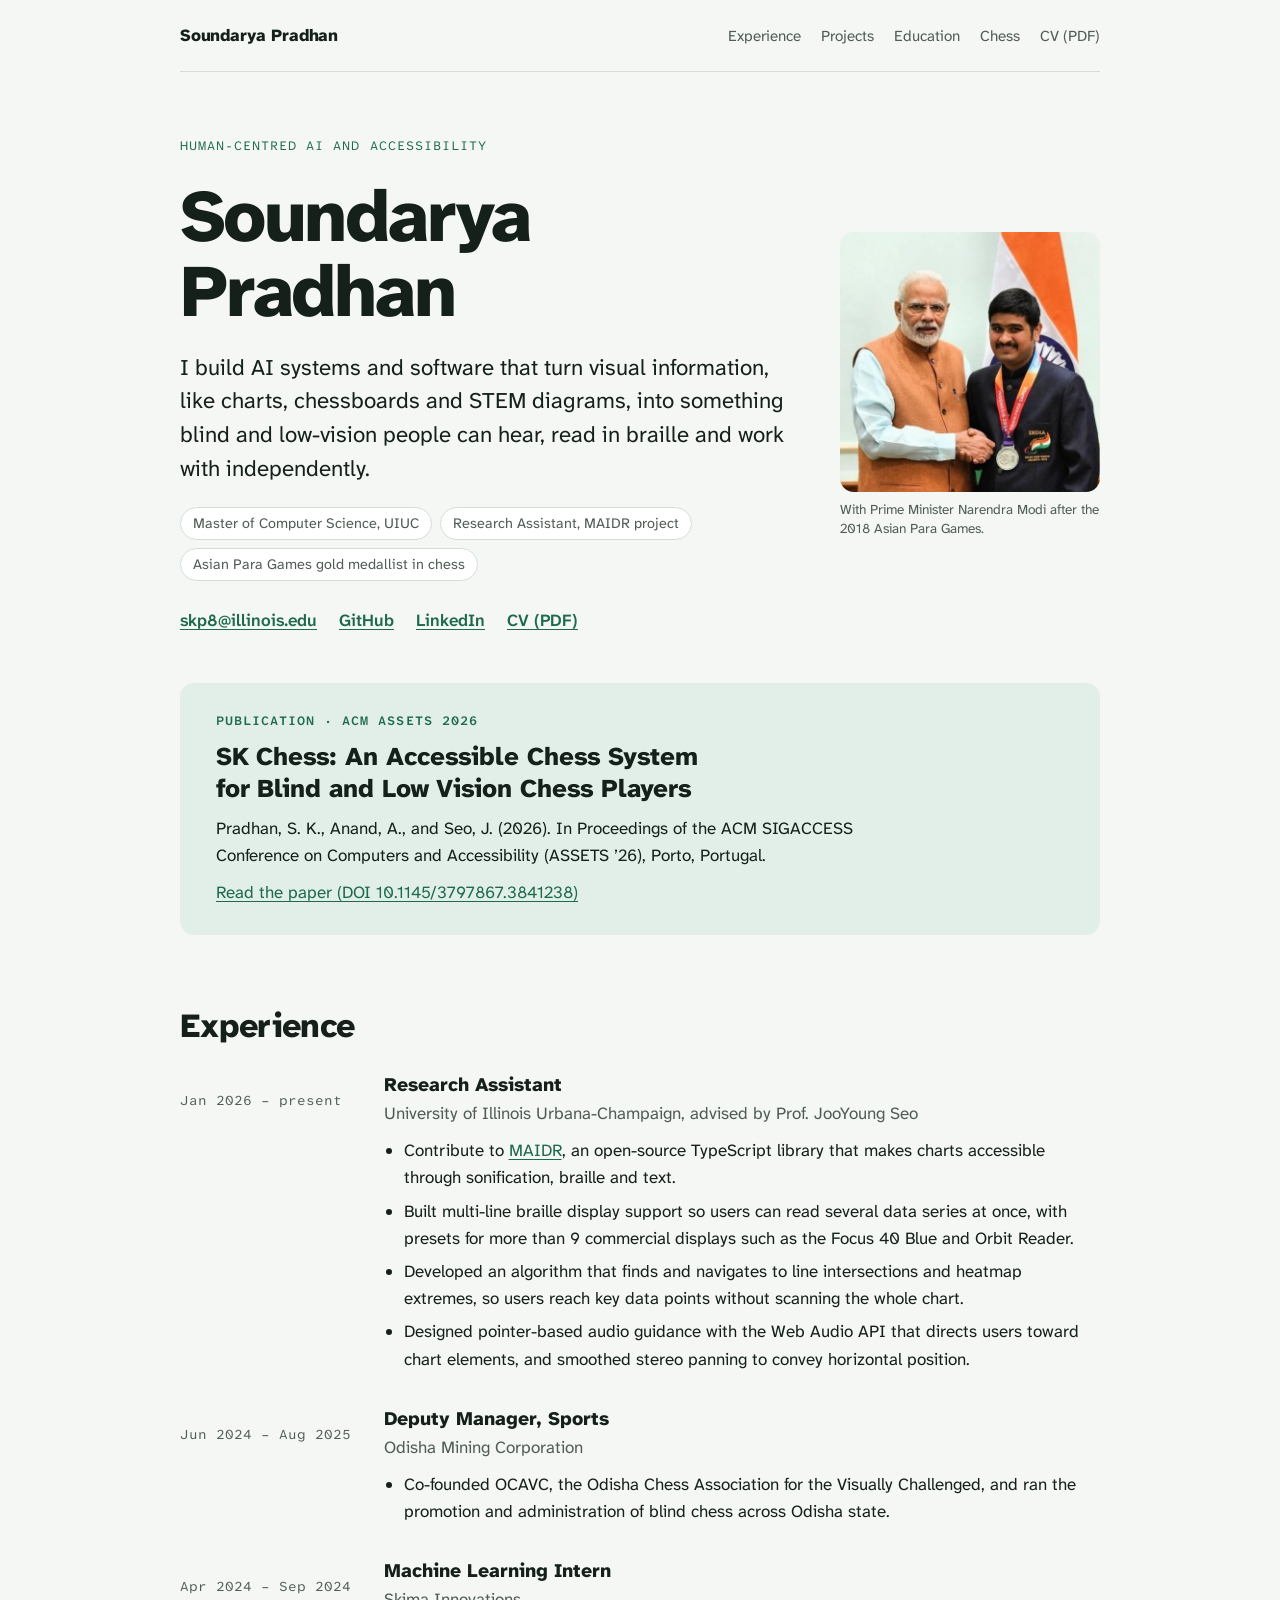
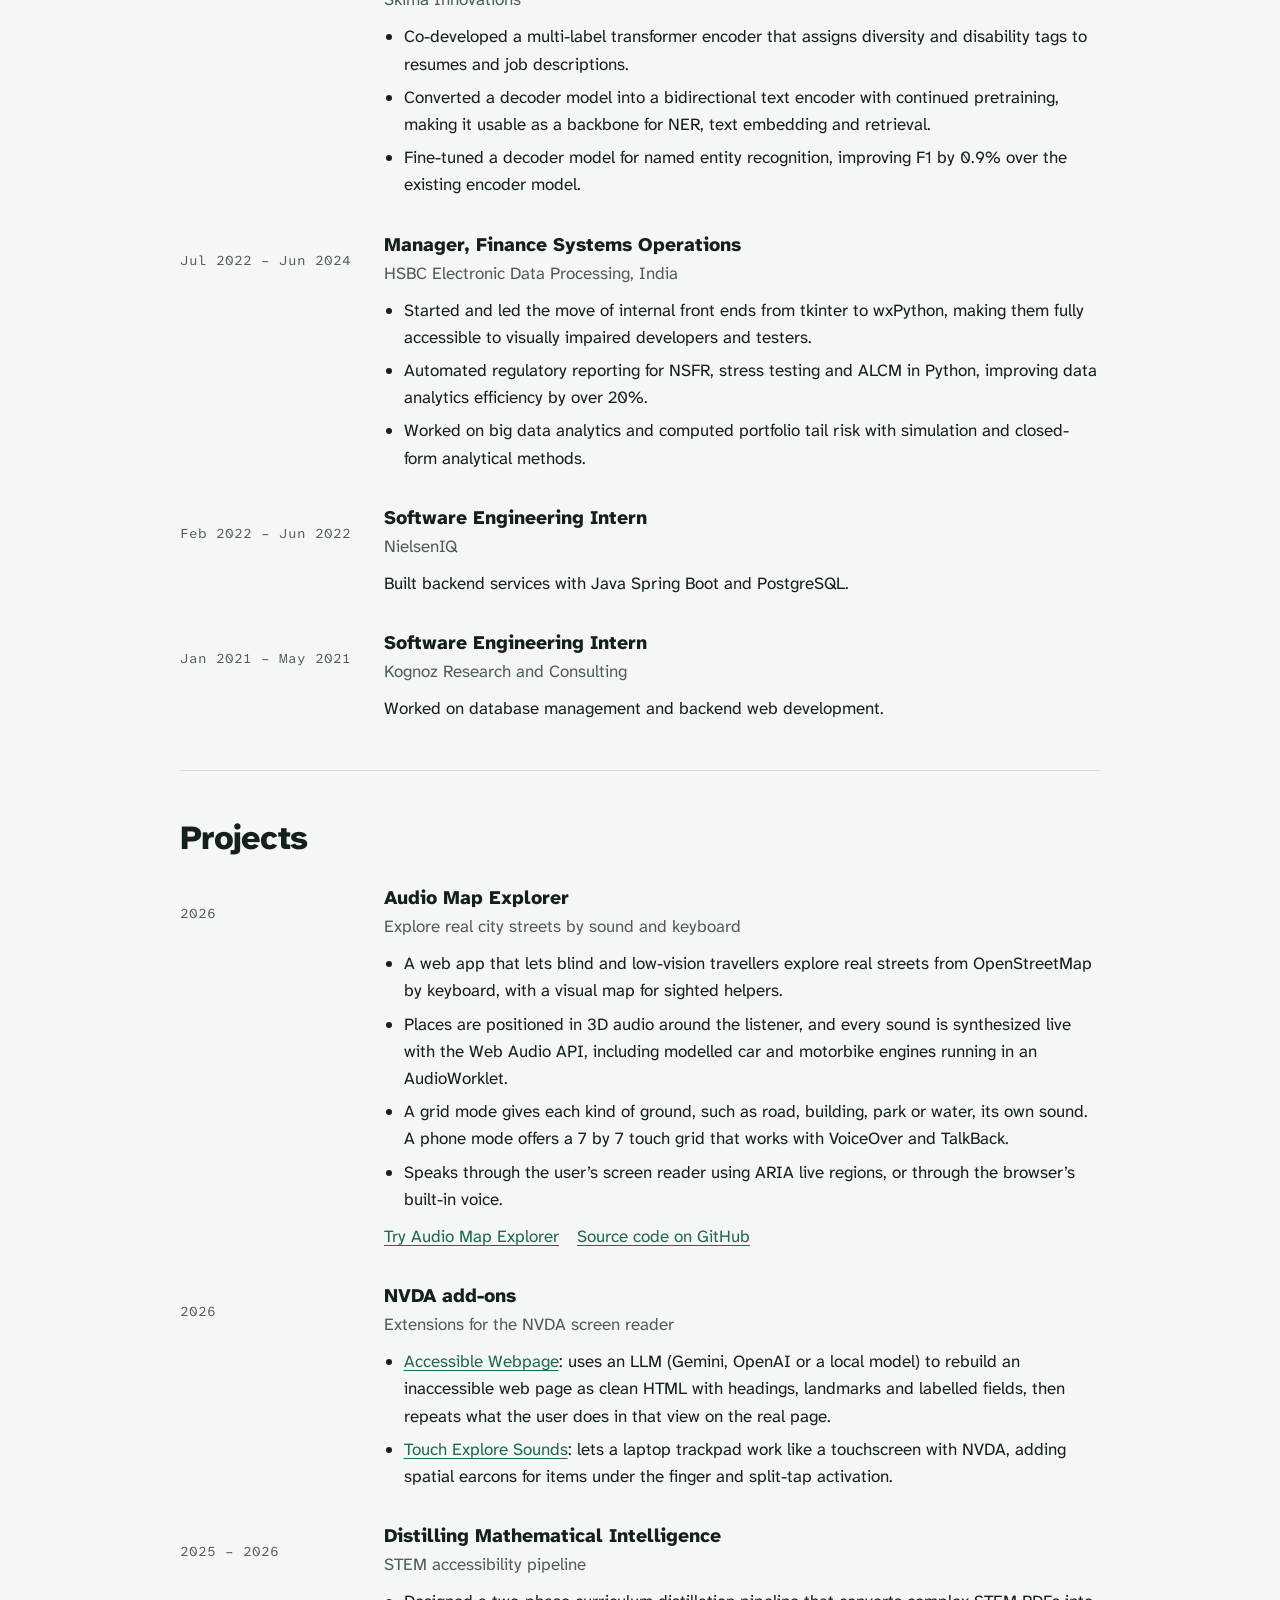
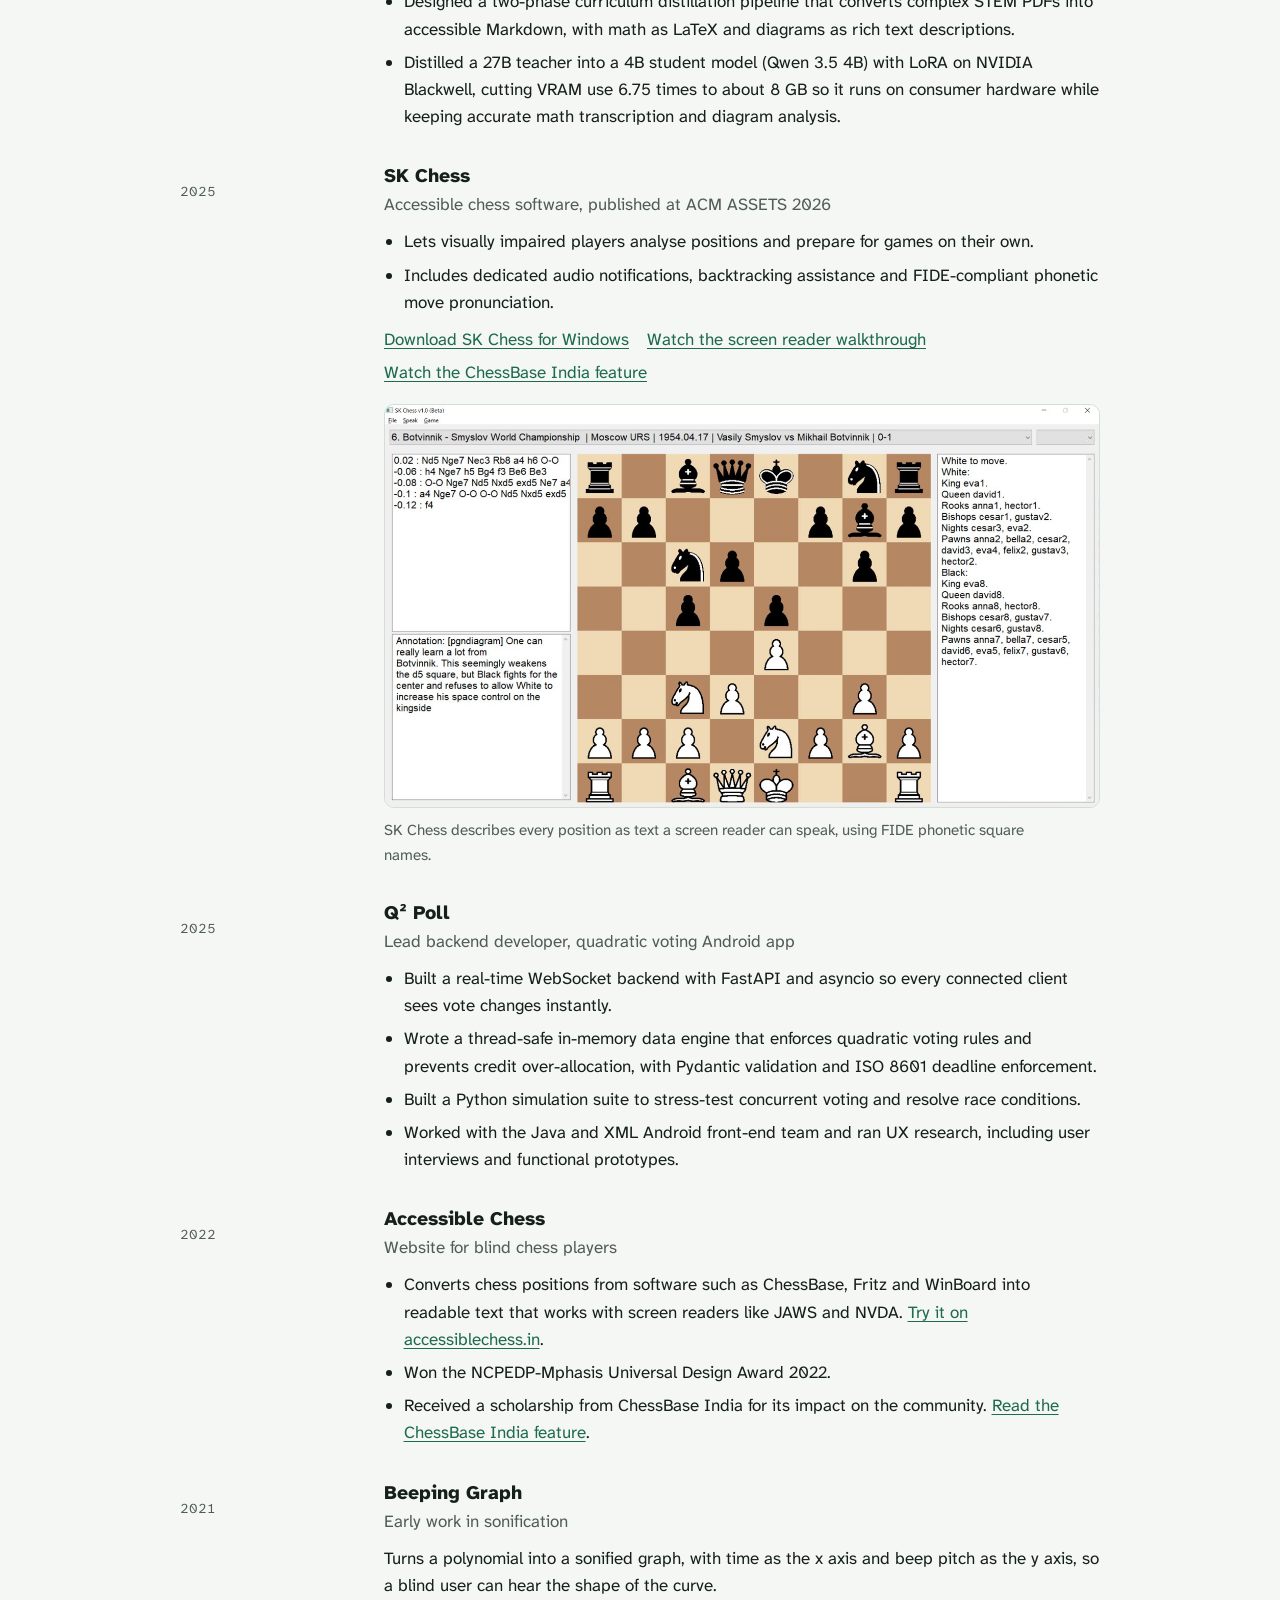
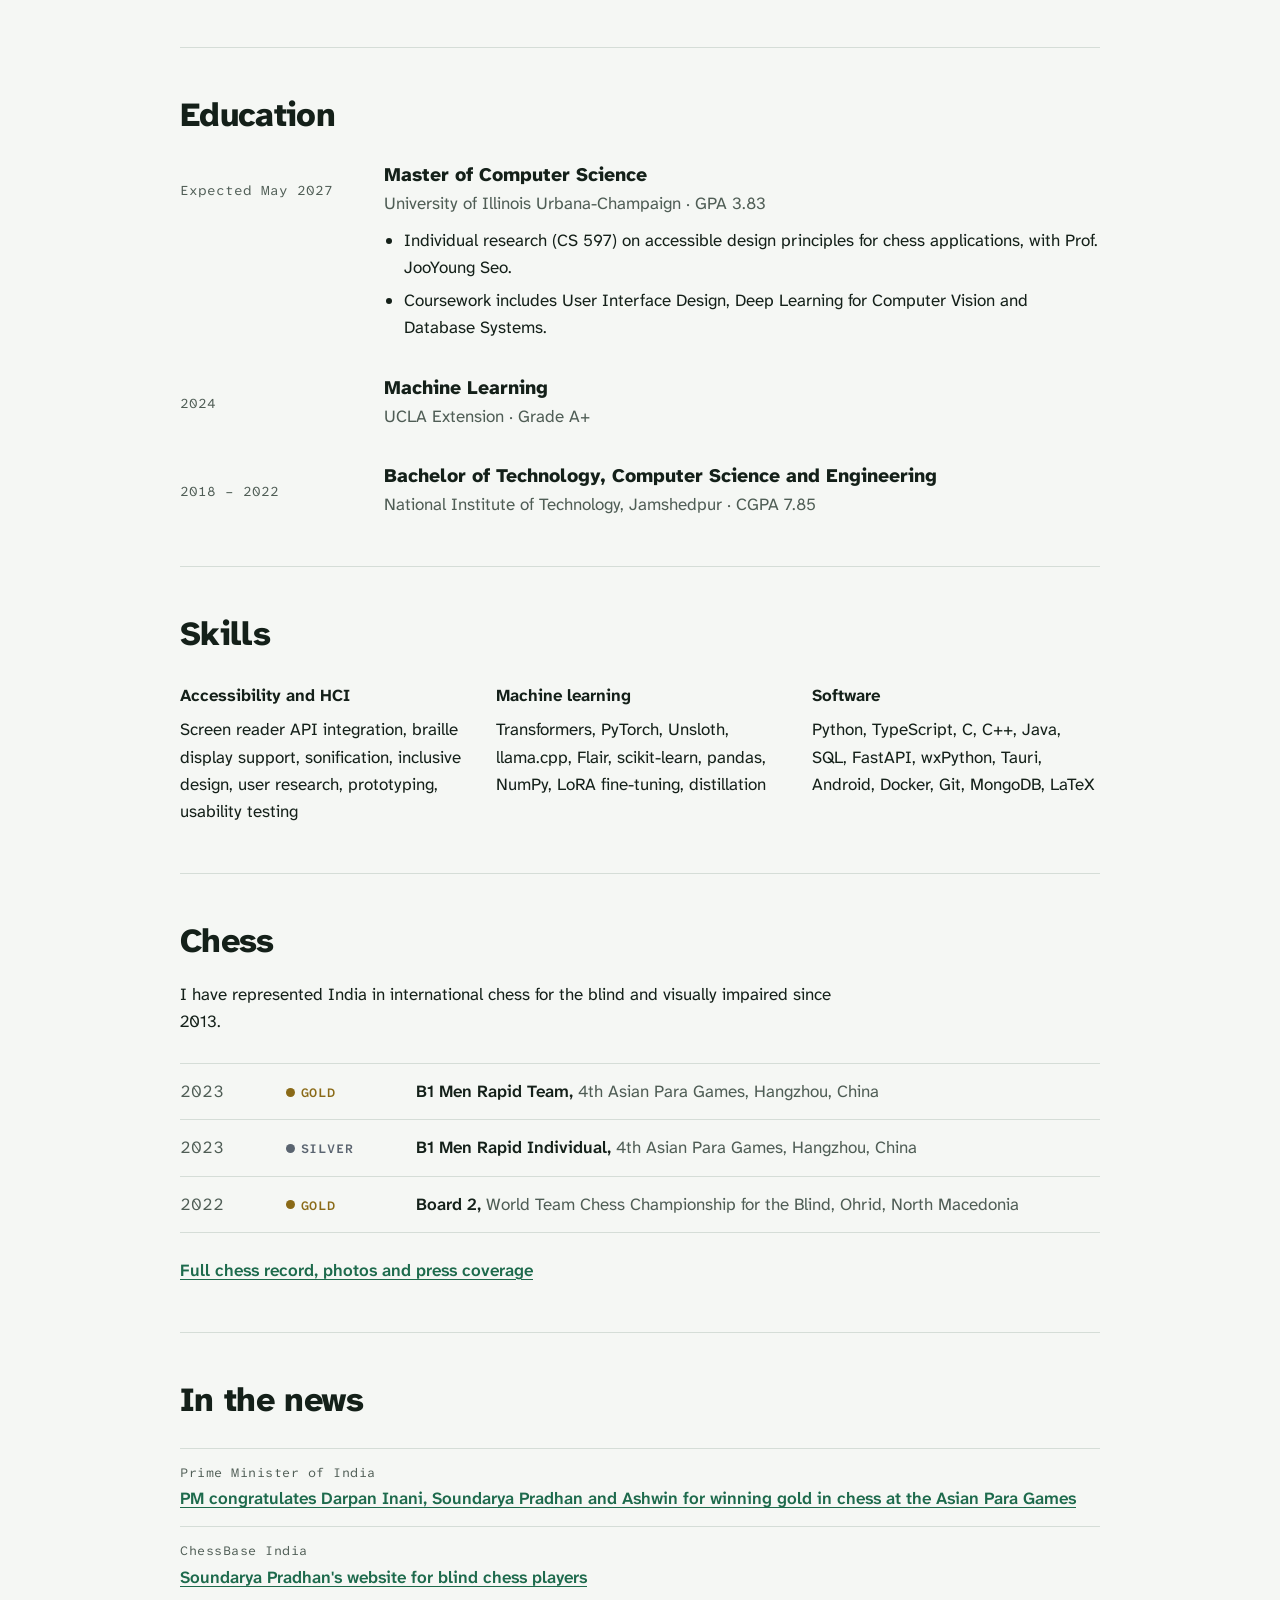
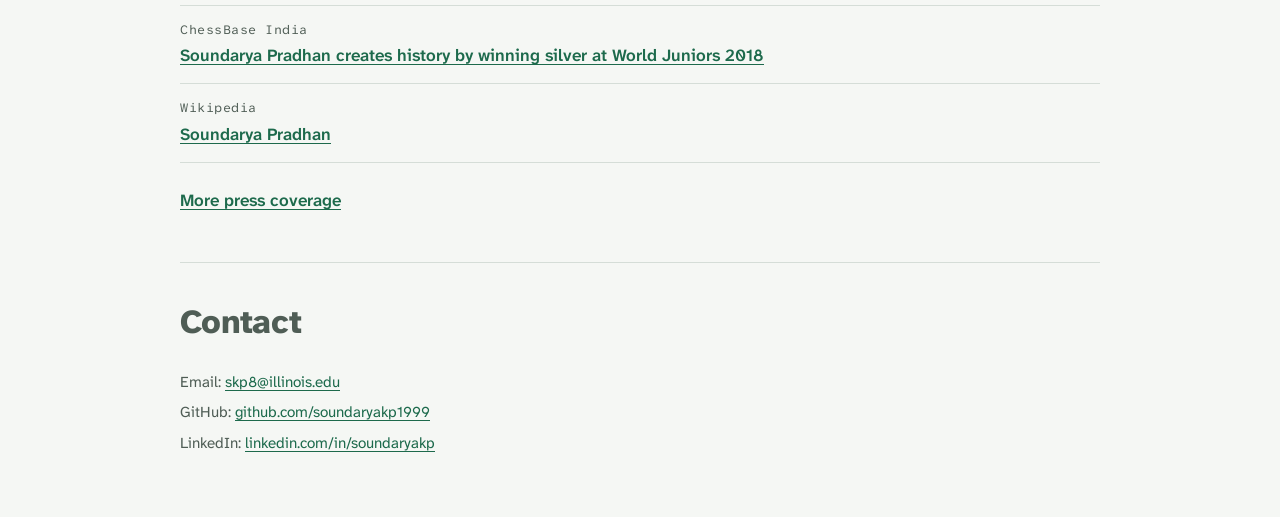
<file: index.html>
<!doctype html>
<html lang="en">
<head>
<meta charset="utf-8">
<meta name="viewport" content="width=device-width, initial-scale=1, viewport-fit=cover">
<meta name="description" content="Soundarya Pradhan: UIUC computer science master's student building accessible AI and software for blind and low-vision people, and international para chess medallist.">
<title>Soundarya Pradhan</title>
<link rel="preconnect" href="https://fonts.googleapis.com">
<link rel="preconnect" href="https://fonts.gstatic.com" crossorigin>
<link rel="stylesheet" href="https://fonts.googleapis.com/css2?family=Atkinson+Hyperlegible+Mono:wght@400;600&family=Atkinson+Hyperlegible+Next:ital,wght@0,400;0,600;0,800;1,400&display=swap">
<link rel="stylesheet" href="styles.css">
</head>
<body>
<a class="skip" href="#main">Skip to main content</a>

<div class="wrap">
  <header class="site-header">
    <a class="wordmark" href="index.html">Soundarya Pradhan</a>
    <nav aria-label="Site">
      <ul>
        <li><a href="#experience">Experience</a></li>
        <li><a href="#projects">Projects</a></li>
        <li><a href="#education">Education</a></li>
        <li><a href="chess.html">Chess</a></li>
        <li><a href="Soundarya-Pradhan-CV.pdf">CV (PDF)</a></li>
      </ul>
    </nav>
  </header>

  <main id="main">
    <div class="hero hero-split">
     <div class="hero-text">
      <p class="eyebrow">Human-centred AI and accessibility</p>
      <h1>Soundarya Pradhan</h1>
      <p class="lede">I build AI systems and software that turn visual information, like charts, chessboards and STEM diagrams, into something blind and low-vision people can hear, read in braille and work with independently.</p>
      <ul class="roles" aria-label="Current roles">
        <li>Master of Computer Science, UIUC</li>
        <li>Research Assistant, MAIDR project</li>
        <li>Asian Para Games gold medallist in chess</li>
      </ul>
      <ul class="contact-links" aria-label="Contact and profiles">
        <li><a href="mailto:skp8@illinois.edu">skp8@illinois.edu</a></li>
        <li><a href="https://github.com/soundaryakp1999">GitHub</a></li>
        <li><a href="https://www.linkedin.com/in/soundaryakp">LinkedIn</a></li>
        <li><a href="Soundarya-Pradhan-CV.pdf">CV (PDF)</a></li>
      </ul>
     </div>
      <figure class="portrait">
        <img src="images/soundarya-with-pm-2018.jpg" width="540" height="540"
             alt="Soundarya Pradhan in an India team blazer, wearing the 2018 Asian Para Games silver medal, shakes hands with Prime Minister Narendra Modi in front of the Indian flag.">
        <figcaption>With Prime Minister Narendra Modi after the 2018 Asian Para Games.</figcaption>
      </figure>
    </div>

    <aside class="feature" aria-labelledby="pub-heading">
      <h2 id="pub-heading">Publication · ACM ASSETS 2026</h2>
      <p class="cite-title">SK Chess: An Accessible Chess System for Blind and Low Vision Chess Players</p>
      <p>Pradhan, S. K., Anand, A., and Seo, J. (2026). In Proceedings of the ACM SIGACCESS Conference on Computers and Accessibility (ASSETS ’26), Porto, Portugal.</p>
      <p><a href="https://doi.org/10.1145/3797867.3841238">Read the paper (DOI 10.1145/3797867.3841238)</a></p>
    </aside>

    <section class="block" id="experience" aria-labelledby="experience-heading">
      <h2 class="section-title" id="experience-heading">Experience</h2>
      <div class="entries">
        <article class="entry">
          <p class="when">Jan 2026 – present</p>
          <div>
            <h3>Research Assistant</h3>
            <p class="org">University of Illinois Urbana-Champaign, advised by Prof. JooYoung Seo</p>
            <ul>
              <li>Contribute to <a href="https://ischool.illinois.edu/research/projects/maidr-multimodal-access-and-interactive-data-representation">MAIDR</a>, an open-source TypeScript library that makes charts accessible through sonification, braille and text.</li>
              <li>Built multi-line braille display support so users can read several data series at once, with presets for more than 9 commercial displays such as the Focus 40 Blue and Orbit Reader.</li>
              <li>Developed an algorithm that finds and navigates to line intersections and heatmap extremes, so users reach key data points without scanning the whole chart.</li>
              <li>Designed pointer-based audio guidance with the Web Audio API that directs users toward chart elements, and smoothed stereo panning to convey horizontal position.</li>
            </ul>
          </div>
        </article>

        <article class="entry">
          <p class="when">Jun 2024 – Aug 2025</p>
          <div>
            <h3>Deputy Manager, Sports</h3>
            <p class="org">Odisha Mining Corporation</p>
            <ul>
              <li>Co-founded OCAVC, the Odisha Chess Association for the Visually Challenged, and ran the promotion and administration of blind chess across Odisha state.</li>
            </ul>
          </div>
        </article>

        <article class="entry">
          <p class="when">Apr 2024 – Sep 2024</p>
          <div>
            <h3>Machine Learning Intern</h3>
            <p class="org">Skima Innovations</p>
            <ul>
              <li>Co-developed a multi-label transformer encoder that assigns diversity and disability tags to resumes and job descriptions.</li>
              <li>Converted a decoder model into a bidirectional text encoder with continued pretraining, making it usable as a backbone for NER, text embedding and retrieval.</li>
              <li>Fine-tuned a decoder model for named entity recognition, improving F1 by 0.9% over the existing encoder model.</li>
            </ul>
          </div>
        </article>

        <article class="entry">
          <p class="when">Jul 2022 – Jun 2024</p>
          <div>
            <h3>Manager, Finance Systems Operations</h3>
            <p class="org">HSBC Electronic Data Processing, India</p>
            <ul>
              <li>Started and led the move of internal front ends from tkinter to wxPython, making them fully accessible to visually impaired developers and testers.</li>
              <li>Automated regulatory reporting for NSFR, stress testing and ALCM in Python, improving data analytics efficiency by over 20%.</li>
              <li>Worked on big data analytics and computed portfolio tail risk with simulation and closed-form analytical methods.</li>
            </ul>
          </div>
        </article>

        <article class="entry">
          <p class="when">Feb 2022 – Jun 2022</p>
          <div>
            <h3>Software Engineering Intern</h3>
            <p class="org">NielsenIQ</p>
            <p class="desc">Built backend services with Java Spring Boot and PostgreSQL.</p>
          </div>
        </article>

        <article class="entry">
          <p class="when">Jan 2021 – May 2021</p>
          <div>
            <h3>Software Engineering Intern</h3>
            <p class="org">Kognoz Research and Consulting</p>
            <p class="desc">Worked on database management and backend web development.</p>
          </div>
        </article>
      </div>
    </section>

    <section class="block" id="projects" aria-labelledby="projects-heading">
      <h2 class="section-title" id="projects-heading">Projects</h2>
      <div class="entries">
        <article class="entry">
          <p class="when">2026</p>
          <div>
            <h3>Audio Map Explorer</h3>
            <p class="org">Explore real city streets by sound and keyboard</p>
            <ul>
              <li>A web app that lets blind and low-vision travellers explore real streets from OpenStreetMap by keyboard, with a visual map for sighted helpers.</li>
              <li>Places are positioned in 3D audio around the listener, and every sound is synthesized live with the Web Audio API, including modelled car and motorbike engines running in an AudioWorklet.</li>
              <li>A grid mode gives each kind of ground, such as road, building, park or water, its own sound. A phone mode offers a 7 by 7 touch grid that works with VoiceOver and TalkBack.</li>
              <li>Speaks through the user’s screen reader using ARIA live regions, or through the browser’s built-in voice.</li>
            </ul>
            <p class="meta-links">
              <a href="https://soundaryakp1999.github.io/audio-map/">Try Audio Map Explorer</a>
              <a href="https://github.com/soundaryakp1999/audio-map">Source code on GitHub</a>
            </p>
          </div>
        </article>

        <article class="entry">
          <p class="when">2026</p>
          <div>
            <h3>NVDA add-ons</h3>
            <p class="org">Extensions for the NVDA screen reader</p>
            <ul>
              <li><a href="https://github.com/soundaryakp1999/nvda-accessible-webpage">Accessible Webpage</a>: uses an LLM (Gemini, OpenAI or a local model) to rebuild an inaccessible web page as clean HTML with headings, landmarks and labelled fields, then repeats what the user does in that view on the real page.</li>
              <li><a href="https://github.com/soundaryakp1999/nvda-trackpad-to-touchscreen">Touch Explore Sounds</a>: lets a laptop trackpad work like a touchscreen with NVDA, adding spatial earcons for items under the finger and split-tap activation.</li>
            </ul>
          </div>
        </article>

        <article class="entry">
          <p class="when">2025 – 2026</p>
          <div>
            <h3>Distilling Mathematical Intelligence</h3>
            <p class="org">STEM accessibility pipeline</p>
            <ul>
              <li>Designed a two-phase curriculum distillation pipeline that converts complex STEM PDFs into accessible Markdown, with math as LaTeX and diagrams as rich text descriptions.</li>
              <li>Distilled a 27B teacher into a 4B student model (Qwen 3.5 4B) with LoRA on NVIDIA Blackwell, cutting VRAM use 6.75 times to about 8 GB so it runs on consumer hardware while keeping accurate math transcription and diagram analysis.</li>
            </ul>
          </div>
        </article>

        <article class="entry">
          <p class="when">2025</p>
          <div>
            <h3>SK Chess</h3>
            <p class="org">Accessible chess software, published at ACM ASSETS 2026</p>
            <ul>
              <li>Lets visually impaired players analyse positions and prepare for games on their own.</li>
              <li>Includes dedicated audio notifications, backtracking assistance and FIDE-compliant phonetic move pronunciation.</li>
            </ul>
            <p class="meta-links">
              <a href="https://accessiblechess.in/skchess">Download SK Chess for Windows</a>
              <a href="https://www.youtube.com/watch?v=pfuZWYFI4V0">Watch the screen reader walkthrough</a>
              <a href="https://www.youtube.com/watch?v=SPPnLseRObo">Watch the ChessBase India feature</a>
            </p>
            <figure class="photo shot">
              <img src="images/sk-chess-screenshot.jpg" width="1400" height="788" loading="lazy"
                   alt="SK Chess window showing a chessboard from Botvinnik against Smyslov, 1954. Engine lines are on the left, and the right panel reads the position aloud as text, such as King eva1 and Queen david1.">
              <figcaption>SK Chess describes every position as text a screen reader can speak, using FIDE phonetic square names.</figcaption>
            </figure>
          </div>
        </article>

        <article class="entry">
          <p class="when">2025</p>
          <div>
            <h3>Q² Poll</h3>
            <p class="org">Lead backend developer, quadratic voting Android app</p>
            <ul>
              <li>Built a real-time WebSocket backend with FastAPI and asyncio so every connected client sees vote changes instantly.</li>
              <li>Wrote a thread-safe in-memory data engine that enforces quadratic voting rules and prevents credit over-allocation, with Pydantic validation and ISO 8601 deadline enforcement.</li>
              <li>Built a Python simulation suite to stress-test concurrent voting and resolve race conditions.</li>
              <li>Worked with the Java and XML Android front-end team and ran UX research, including user interviews and functional prototypes.</li>
            </ul>
          </div>
        </article>

        <article class="entry">
          <p class="when">2022</p>
          <div>
            <h3>Accessible Chess</h3>
            <p class="org">Website for blind chess players</p>
            <ul>
              <li>Converts chess positions from software such as ChessBase, Fritz and WinBoard into readable text that works with screen readers like JAWS and NVDA. <a href="https://accessiblechess.in/fenreader">Try it on accessiblechess.in</a>.</li>
              <li>Won the NCPEDP-Mphasis Universal Design Award 2022.</li>
              <li>Received a scholarship from ChessBase India for its impact on the community. <a href="https://chessbase.in/news/Soundarya-Pradhan-website-for-blind-chess-players">Read the ChessBase India feature</a>.</li>
            </ul>
          </div>
        </article>

        <article class="entry">
          <p class="when">2021</p>
          <div>
            <h3>Beeping Graph</h3>
            <p class="org">Early work in sonification</p>
            <p class="desc">Turns a polynomial into a sonified graph, with time as the x axis and beep pitch as the y axis, so a blind user can hear the shape of the curve.</p>
          </div>
        </article>
      </div>
    </section>

    <section class="block" id="education" aria-labelledby="education-heading">
      <h2 class="section-title" id="education-heading">Education</h2>
      <div class="entries">
        <article class="entry">
          <p class="when">Expected May 2027</p>
          <div>
            <h3>Master of Computer Science</h3>
            <p class="org">University of Illinois Urbana-Champaign · GPA 3.83</p>
            <ul>
              <li>Individual research (CS 597) on accessible design principles for chess applications, with Prof. JooYoung Seo.</li>
              <li>Coursework includes User Interface Design, Deep Learning for Computer Vision and Database Systems.</li>
            </ul>
          </div>
        </article>
        <article class="entry">
          <p class="when">2024</p>
          <div>
            <h3>Machine Learning</h3>
            <p class="org">UCLA Extension · Grade A+</p>
          </div>
        </article>
        <article class="entry">
          <p class="when">2018 – 2022</p>
          <div>
            <h3>Bachelor of Technology, Computer Science and Engineering</h3>
            <p class="org">National Institute of Technology, Jamshedpur · CGPA 7.85</p>
          </div>
        </article>
      </div>
    </section>

    <section class="block" id="skills" aria-labelledby="skills-heading">
      <h2 class="section-title" id="skills-heading">Skills</h2>
      <div class="skills">
        <div>
          <h3>Accessibility and HCI</h3>
          <p>Screen reader API integration, braille display support, sonification, inclusive design, user research, prototyping, usability testing</p>
        </div>
        <div>
          <h3>Machine learning</h3>
          <p>Transformers, PyTorch, Unsloth, llama.cpp, Flair, scikit-learn, pandas, NumPy, LoRA fine-tuning, distillation</p>
        </div>
        <div>
          <h3>Software</h3>
          <p>Python, TypeScript, C, C++, Java, SQL, FastAPI, wxPython, Tauri, Android, Docker, Git, MongoDB, LaTeX</p>
        </div>
      </div>
    </section>

    <section class="block" id="chess" aria-labelledby="chess-heading">
      <h2 class="section-title" id="chess-heading">Chess</h2>
      <p class="chess-intro">I have represented India in international chess for the blind and visually impaired since 2013.</p>
      <ul class="medals" aria-label="Chess highlights">
        <li><span class="yr" aria-hidden="true">2023</span> <span class="medal gold" aria-hidden="true">Gold</span> <span class="what"><span class="sr">2023, Gold: </span><strong>B1 Men Rapid Team,</strong> <span>4th Asian Para Games, Hangzhou, China</span></span></li>
        <li><span class="yr" aria-hidden="true">2023</span> <span class="medal silver" aria-hidden="true">Silver</span> <span class="what"><span class="sr">2023, Silver: </span><strong>B1 Men Rapid Individual,</strong> <span>4th Asian Para Games, Hangzhou, China</span></span></li>
        <li><span class="yr" aria-hidden="true">2022</span> <span class="medal gold" aria-hidden="true">Gold</span> <span class="what"><span class="sr">2022, Gold: </span><strong>Board 2,</strong> <span>World Team Chess Championship for the Blind, Ohrid, North Macedonia</span></span></li>
      </ul>
      <a class="more-link" href="chess.html">Full chess record, photos and press coverage</a>
    </section>

    <section class="block" id="press" aria-labelledby="press-heading">
      <h2 class="section-title" id="press-heading">In the news</h2>
      <ul class="press">
        <li><span class="src" aria-hidden="true">Prime Minister of India</span> <span class="headline"><span class="sr">Prime Minister of India: </span><a href="https://www.pmindia.gov.in/en/news_updates/pm-congratulates-darpan-inani-soundrya-pradhan-ashwin-for-winning-gold-in-chess-at-asian-para-games/">PM congratulates Darpan Inani, Soundarya Pradhan and Ashwin for winning gold in chess at the Asian Para Games</a></span></li>
        <li><span class="src" aria-hidden="true">ChessBase India</span> <span class="headline"><span class="sr">ChessBase India: </span><a href="https://chessbase.in/news/Soundarya-Pradhan-website-for-blind-chess-players">Soundarya Pradhan's website for blind chess players</a></span></li>
        <li><span class="src" aria-hidden="true">ChessBase India</span> <span class="headline"><span class="sr">ChessBase India: </span><a href="https://chessbase.in/news/Soundarya_Silver_at_World_Juniors_2018">Soundarya Pradhan creates history by winning silver at World Juniors 2018</a></span></li>
        <li><span class="src" aria-hidden="true">Wikipedia</span> <span class="headline"><span class="sr">Wikipedia: </span><a href="https://en.wikipedia.org/wiki/Soundarya_Pradhan">Soundarya Pradhan</a></span></li>
      </ul>
      <a class="more-link" href="chess.html#press">More press coverage</a>
    </section>
  </main>

  <footer id="contact" aria-labelledby="contact-heading">
    <h2 class="section-title" id="contact-heading">Contact</h2>
    <p>Email: <a href="mailto:skp8@illinois.edu">skp8@illinois.edu</a></p>
    <p>GitHub: <a href="https://github.com/soundaryakp1999">github.com/soundaryakp1999</a></p>
    <p>LinkedIn: <a href="https://www.linkedin.com/in/soundaryakp">linkedin.com/in/soundaryakp</a></p>
  </footer>
</div>
</body>
</html>
</file>
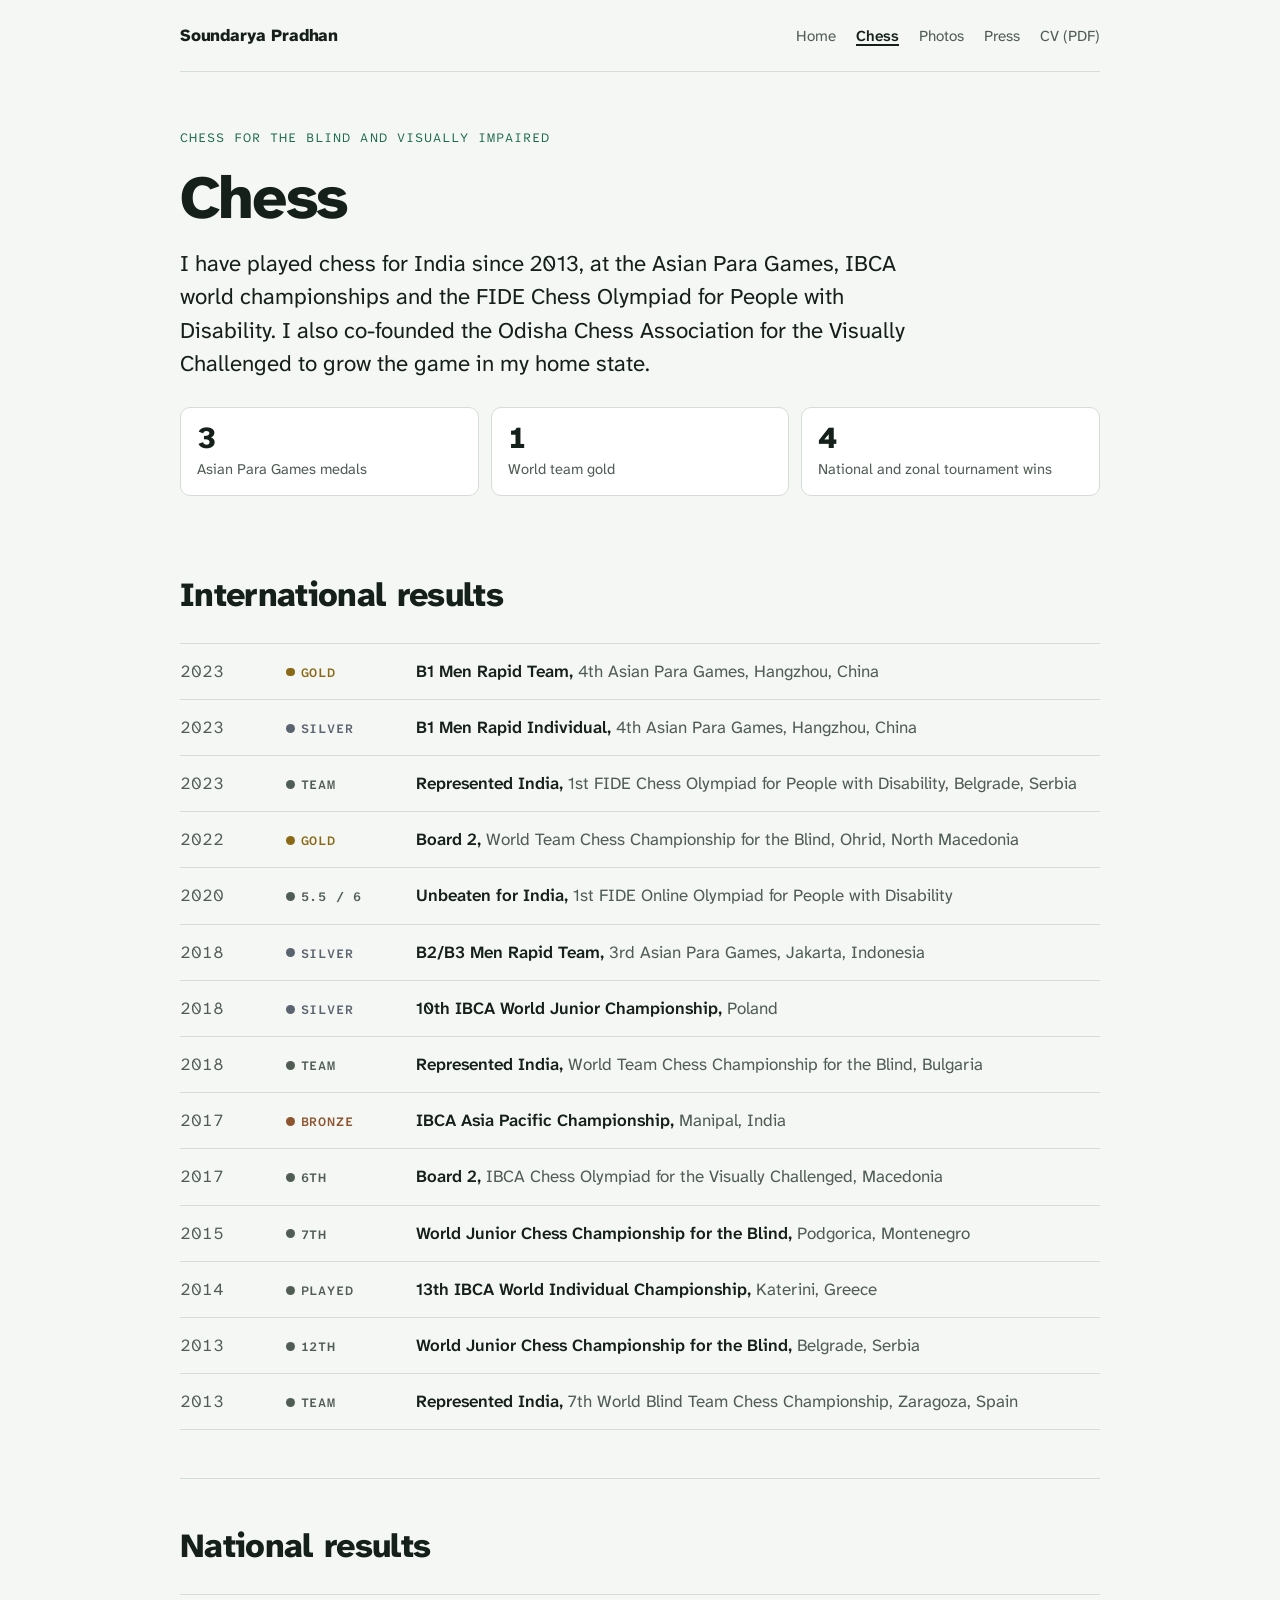
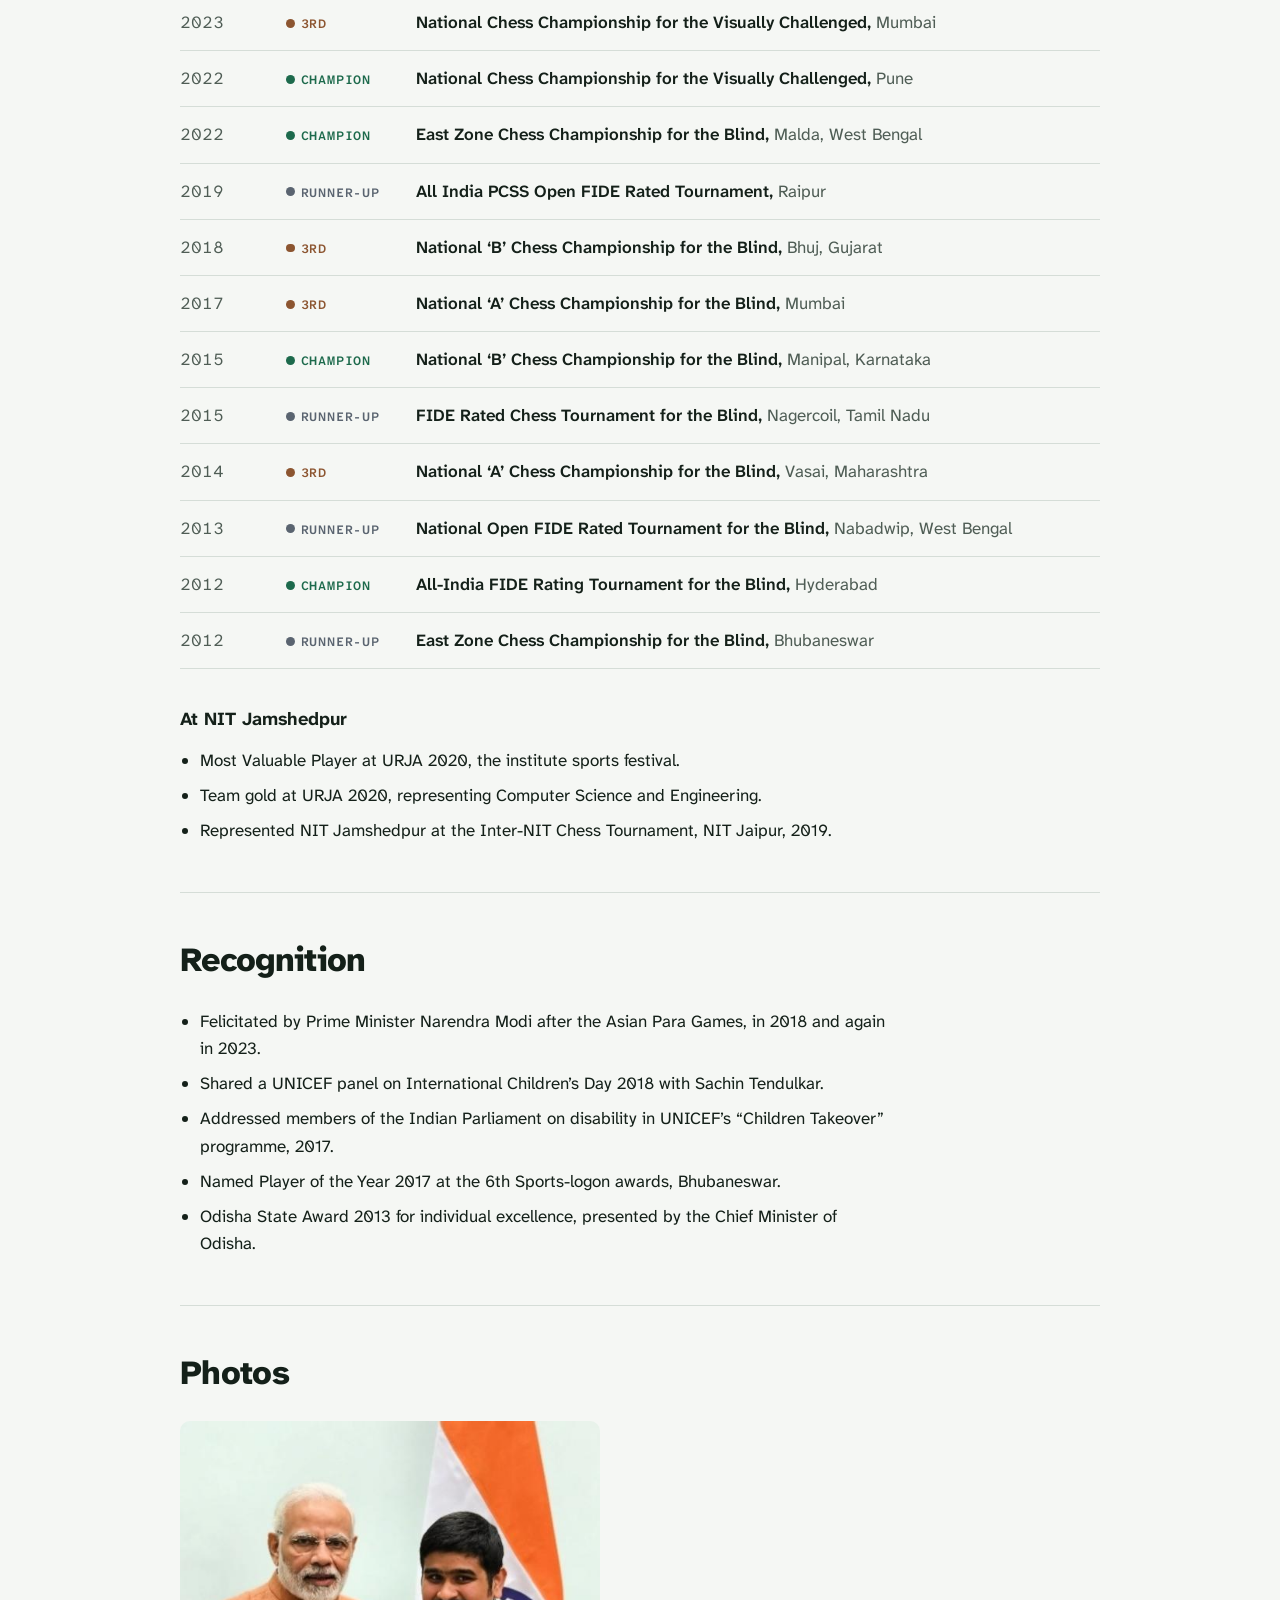
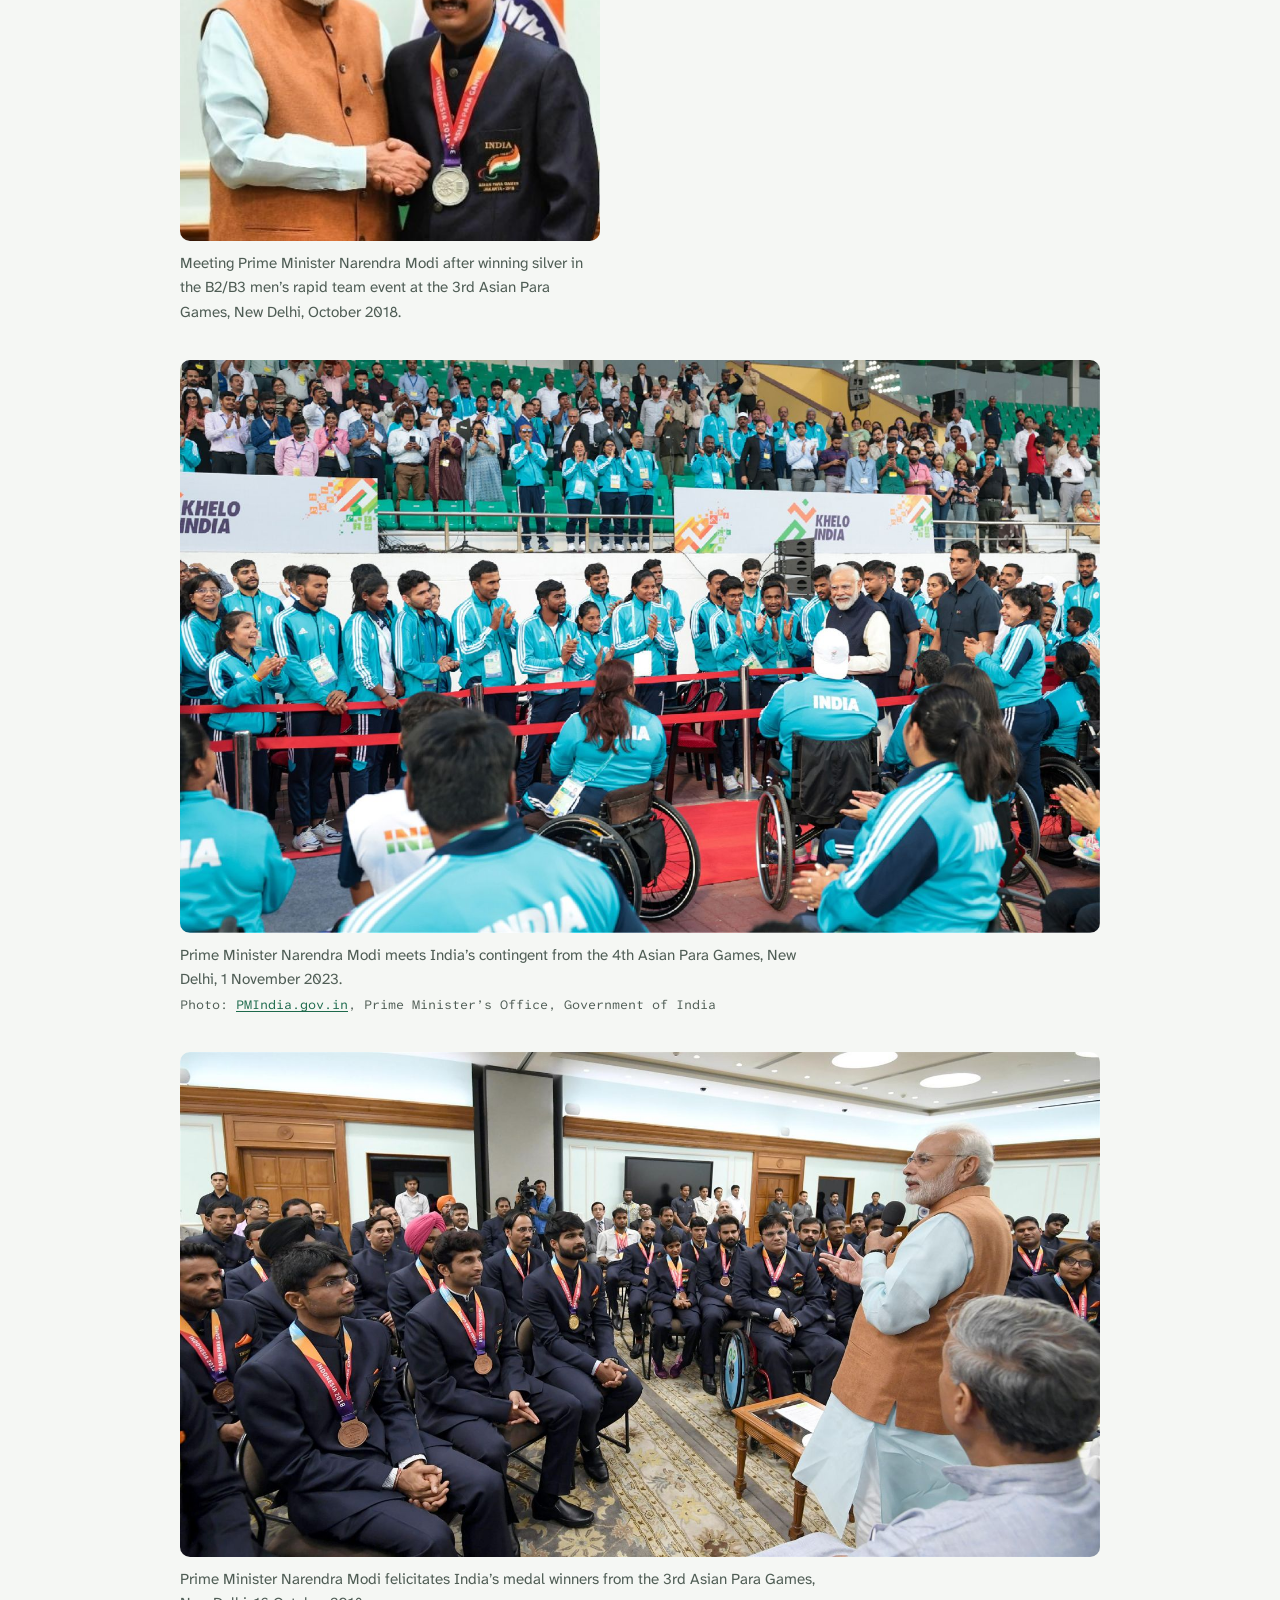
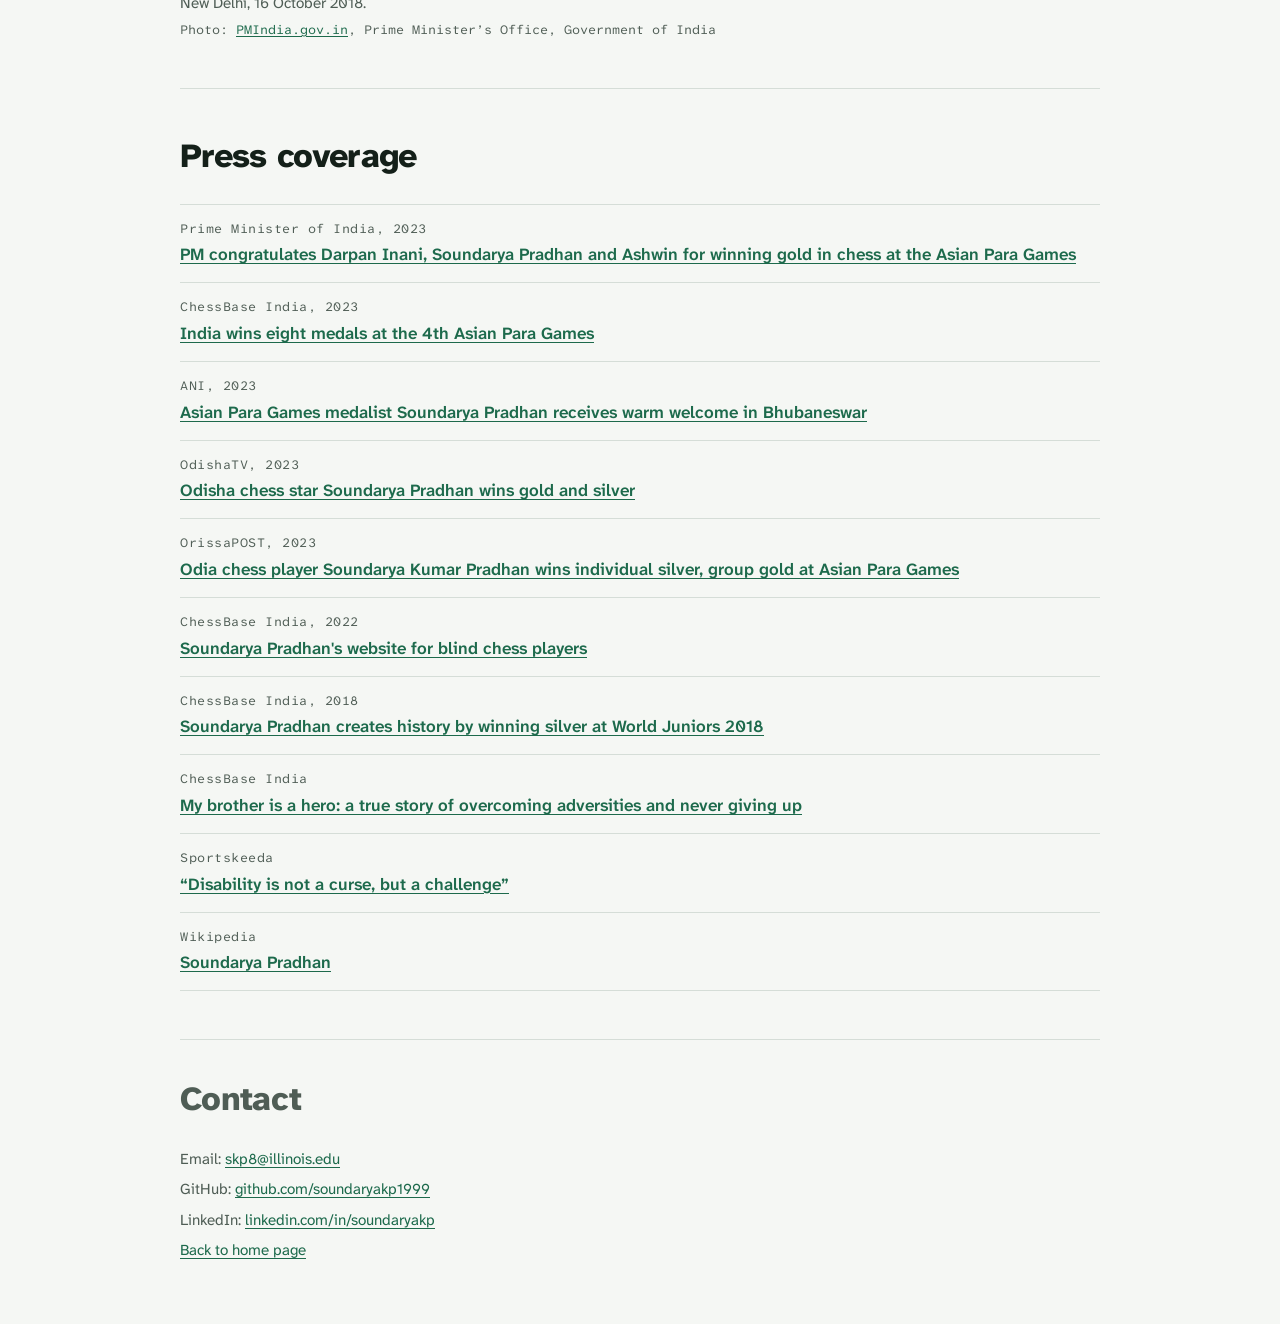
<file: chess.html>
<!doctype html>
<html lang="en">
<head>
<meta charset="utf-8">
<meta name="viewport" content="width=device-width, initial-scale=1, viewport-fit=cover">
<meta name="description" content="Chess record of Soundarya Pradhan: Asian Para Games gold and silver medallist, world team gold medallist and national champion for the visually challenged.">
<title>Soundarya Pradhan – Chess</title>
<link rel="preconnect" href="https://fonts.googleapis.com">
<link rel="preconnect" href="https://fonts.gstatic.com" crossorigin>
<link rel="stylesheet" href="https://fonts.googleapis.com/css2?family=Atkinson+Hyperlegible+Mono:wght@400;600&family=Atkinson+Hyperlegible+Next:ital,wght@0,400;0,600;0,800;1,400&display=swap">
<link rel="stylesheet" href="styles.css">
</head>
<body>
<a class="skip" href="#main">Skip to main content</a>

<div class="wrap">
  <header class="site-header">
    <a class="wordmark" href="index.html">Soundarya Pradhan</a>
    <nav aria-label="Site">
      <ul>
        <li><a href="index.html">Home</a></li>
        <li><a href="chess.html" aria-current="page">Chess</a></li>
        <li><a href="#photos">Photos</a></li>
        <li><a href="#press">Press</a></li>
        <li><a href="Soundarya-Pradhan-CV.pdf">CV (PDF)</a></li>
      </ul>
    </nav>
  </header>

  <main id="main">
    <div class="page-intro">
      <p class="eyebrow">Chess for the blind and visually impaired</p>
      <h1>Chess</h1>
      <p class="lede">I have played chess for India since 2013, at the Asian Para Games, IBCA world championships and the FIDE Chess Olympiad for People with Disability. I also co-founded the Odisha Chess Association for the Visually Challenged to grow the game in my home state.</p>
      <ul class="stats" aria-label="Medal summary">
        <li><span class="num" aria-hidden="true">3</span> <span class="lbl"><span class="sr">3 </span>Asian Para Games medals</span></li>
        <li><span class="num" aria-hidden="true">1</span> <span class="lbl"><span class="sr">1 </span>World team gold</span></li>
        <li><span class="num" aria-hidden="true">4</span> <span class="lbl"><span class="sr">4 </span>National and zonal tournament wins</span></li>
      </ul>
    </div>

    <section class="block" id="international" aria-labelledby="intl-heading">
      <h2 class="section-title" id="intl-heading">International results</h2>
      <ul class="medals">
        <li><span class="yr" aria-hidden="true">2023</span> <span class="medal gold" aria-hidden="true">Gold</span> <span class="what"><span class="sr">2023, Gold: </span><strong>B1 Men Rapid Team,</strong> <span>4th Asian Para Games, Hangzhou, China</span></span></li>
        <li><span class="yr" aria-hidden="true">2023</span> <span class="medal silver" aria-hidden="true">Silver</span> <span class="what"><span class="sr">2023, Silver: </span><strong>B1 Men Rapid Individual,</strong> <span>4th Asian Para Games, Hangzhou, China</span></span></li>
        <li><span class="yr" aria-hidden="true">2023</span> <span class="medal place" aria-hidden="true">Team</span> <span class="what"><span class="sr">2023, Team: </span><strong>Represented India,</strong> <span>1st FIDE Chess Olympiad for People with Disability, Belgrade, Serbia</span></span></li>
        <li><span class="yr" aria-hidden="true">2022</span> <span class="medal gold" aria-hidden="true">Gold</span> <span class="what"><span class="sr">2022, Gold: </span><strong>Board 2,</strong> <span>World Team Chess Championship for the Blind, Ohrid, North Macedonia</span></span></li>
        <li><span class="yr" aria-hidden="true">2020</span> <span class="medal place" aria-hidden="true">5.5 / 6</span> <span class="what"><span class="sr">2020, 5.5 / 6: </span><strong>Unbeaten for India,</strong> <span>1st FIDE Online Olympiad for People with Disability</span></span></li>
        <li><span class="yr" aria-hidden="true">2018</span> <span class="medal silver" aria-hidden="true">Silver</span> <span class="what"><span class="sr">2018, Silver: </span><strong>B2/B3 Men Rapid Team,</strong> <span>3rd Asian Para Games, Jakarta, Indonesia</span></span></li>
        <li><span class="yr" aria-hidden="true">2018</span> <span class="medal silver" aria-hidden="true">Silver</span> <span class="what"><span class="sr">2018, Silver: </span><strong>10th IBCA World Junior Championship,</strong> <span>Poland</span></span></li>
        <li><span class="yr" aria-hidden="true">2018</span> <span class="medal place" aria-hidden="true">Team</span> <span class="what"><span class="sr">2018, Team: </span><strong>Represented India,</strong> <span>World Team Chess Championship for the Blind, Bulgaria</span></span></li>
        <li><span class="yr" aria-hidden="true">2017</span> <span class="medal bronze" aria-hidden="true">Bronze</span> <span class="what"><span class="sr">2017, Bronze: </span><strong>IBCA Asia Pacific Championship,</strong> <span>Manipal, India</span></span></li>
        <li><span class="yr" aria-hidden="true">2017</span> <span class="medal place" aria-hidden="true">6th</span> <span class="what"><span class="sr">2017, 6th: </span><strong>Board 2,</strong> <span>IBCA Chess Olympiad for the Visually Challenged, Macedonia</span></span></li>
        <li><span class="yr" aria-hidden="true">2015</span> <span class="medal place" aria-hidden="true">7th</span> <span class="what"><span class="sr">2015, 7th: </span><strong>World Junior Chess Championship for the Blind,</strong> <span>Podgorica, Montenegro</span></span></li>
        <li><span class="yr" aria-hidden="true">2014</span> <span class="medal place" aria-hidden="true">Played</span> <span class="what"><span class="sr">2014, Played: </span><strong>13th IBCA World Individual Championship,</strong> <span>Katerini, Greece</span></span></li>
        <li><span class="yr" aria-hidden="true">2013</span> <span class="medal place" aria-hidden="true">12th</span> <span class="what"><span class="sr">2013, 12th: </span><strong>World Junior Chess Championship for the Blind,</strong> <span>Belgrade, Serbia</span></span></li>
        <li><span class="yr" aria-hidden="true">2013</span> <span class="medal place" aria-hidden="true">Team</span> <span class="what"><span class="sr">2013, Team: </span><strong>Represented India,</strong> <span>7th World Blind Team Chess Championship, Zaragoza, Spain</span></span></li>
      </ul>
    </section>

    <section class="block" id="national" aria-labelledby="national-heading">
      <h2 class="section-title" id="national-heading">National results</h2>
      <ul class="medals">
        <li><span class="yr" aria-hidden="true">2023</span> <span class="medal bronze" aria-hidden="true">3rd</span> <span class="what"><span class="sr">2023, 3rd: </span><strong>National Chess Championship for the Visually Challenged,</strong> <span>Mumbai</span></span></li>
        <li><span class="yr" aria-hidden="true">2022</span> <span class="medal champ" aria-hidden="true">Champion</span> <span class="what"><span class="sr">2022, Champion: </span><strong>National Chess Championship for the Visually Challenged,</strong> <span>Pune</span></span></li>
        <li><span class="yr" aria-hidden="true">2022</span> <span class="medal champ" aria-hidden="true">Champion</span> <span class="what"><span class="sr">2022, Champion: </span><strong>East Zone Chess Championship for the Blind,</strong> <span>Malda, West Bengal</span></span></li>
        <li><span class="yr" aria-hidden="true">2019</span> <span class="medal silver" aria-hidden="true">Runner-up</span> <span class="what"><span class="sr">2019, Runner-up: </span><strong>All India PCSS Open FIDE Rated Tournament,</strong> <span>Raipur</span></span></li>
        <li><span class="yr" aria-hidden="true">2018</span> <span class="medal bronze" aria-hidden="true">3rd</span> <span class="what"><span class="sr">2018, 3rd: </span><strong>National ‘B’ Chess Championship for the Blind,</strong> <span>Bhuj, Gujarat</span></span></li>
        <li><span class="yr" aria-hidden="true">2017</span> <span class="medal bronze" aria-hidden="true">3rd</span> <span class="what"><span class="sr">2017, 3rd: </span><strong>National ‘A’ Chess Championship for the Blind,</strong> <span>Mumbai</span></span></li>
        <li><span class="yr" aria-hidden="true">2015</span> <span class="medal champ" aria-hidden="true">Champion</span> <span class="what"><span class="sr">2015, Champion: </span><strong>National ‘B’ Chess Championship for the Blind,</strong> <span>Manipal, Karnataka</span></span></li>
        <li><span class="yr" aria-hidden="true">2015</span> <span class="medal silver" aria-hidden="true">Runner-up</span> <span class="what"><span class="sr">2015, Runner-up: </span><strong>FIDE Rated Chess Tournament for the Blind,</strong> <span>Nagercoil, Tamil Nadu</span></span></li>
        <li><span class="yr" aria-hidden="true">2014</span> <span class="medal bronze" aria-hidden="true">3rd</span> <span class="what"><span class="sr">2014, 3rd: </span><strong>National ‘A’ Chess Championship for the Blind,</strong> <span>Vasai, Maharashtra</span></span></li>
        <li><span class="yr" aria-hidden="true">2013</span> <span class="medal silver" aria-hidden="true">Runner-up</span> <span class="what"><span class="sr">2013, Runner-up: </span><strong>National Open FIDE Rated Tournament for the Blind,</strong> <span>Nabadwip, West Bengal</span></span></li>
        <li><span class="yr" aria-hidden="true">2012</span> <span class="medal champ" aria-hidden="true">Champion</span> <span class="what"><span class="sr">2012, Champion: </span><strong>All-India FIDE Rating Tournament for the Blind,</strong> <span>Hyderabad</span></span></li>
        <li><span class="yr" aria-hidden="true">2012</span> <span class="medal silver" aria-hidden="true">Runner-up</span> <span class="what"><span class="sr">2012, Runner-up: </span><strong>East Zone Chess Championship for the Blind,</strong> <span>Bhubaneswar</span></span></li>
      </ul>

      <h3 class="sub">At NIT Jamshedpur</h3>
      <ul class="plain-list">
        <li>Most Valuable Player at URJA 2020, the institute sports festival.</li>
        <li>Team gold at URJA 2020, representing Computer Science and Engineering.</li>
        <li>Represented NIT Jamshedpur at the Inter-NIT Chess Tournament, NIT Jaipur, 2019.</li>
      </ul>
    </section>

    <section class="block" id="recognition" aria-labelledby="recognition-heading">
      <h2 class="section-title" id="recognition-heading">Recognition</h2>
      <ul class="plain-list">
        <li>Felicitated by Prime Minister Narendra Modi after the Asian Para Games, in 2018 and again in 2023.</li>
        <li>Shared a UNICEF panel on International Children’s Day 2018 with Sachin Tendulkar.</li>
        <li>Addressed members of the Indian Parliament on disability in UNICEF’s “Children Takeover” programme, 2017.</li>
        <li>Named Player of the Year 2017 at the 6th Sports-logon awards, Bhubaneswar.</li>
        <li>Odisha State Award 2013 for individual excellence, presented by the Chief Minister of Odisha.</li>
      </ul>
    </section>

    <section class="block" id="photos" aria-labelledby="photos-heading">
      <h2 class="section-title" id="photos-heading">Photos</h2>
      <div class="photos">
        <figure class="photo photo-narrow">
          <img src="images/soundarya-with-pm-2018.jpg" width="540" height="540" loading="lazy"
               alt="Soundarya Pradhan in an India team blazer, wearing the 2018 Asian Para Games silver medal, shakes hands with Prime Minister Narendra Modi in front of the Indian flag.">
          <figcaption>Meeting Prime Minister Narendra Modi after winning silver in the B2/B3 men’s rapid team event at the 3rd Asian Para Games, New Delhi, October 2018.</figcaption>
        </figure>
        <figure class="photo">
          <img src="images/pm-para-games-contingent-2023.jpg" width="1600" height="996" loading="lazy"
               alt="Prime Minister Narendra Modi, smiling, walks among Indian para athletes in teal India tracksuits who stand and applaud him inside a stadium, under Khelo India banners.">
          <figcaption>Prime Minister Narendra Modi meets India’s contingent from the 4th Asian Para Games, New Delhi, 1 November 2023.
            <span class="credit">Photo: <a href="https://www.pmindia.gov.in/en/news_updates/pm-addresses-contingent-of-indian-athletes-who-participated-in-asian-para-games-2022/">PMIndia.gov.in</a>, Prime Minister’s Office, Government of India</span>
          </figcaption>
        </figure>
        <figure class="photo">
          <img src="images/pm-felicitation-2018.jpg" width="1600" height="879" loading="lazy"
               alt="Prime Minister Narendra Modi stands holding a microphone and speaks to rows of seated Indian para athletes in navy blazers, many wearing their Asian Para Games 2018 medals.">
          <figcaption>Prime Minister Narendra Modi felicitates India’s medal winners from the 3rd Asian Para Games, New Delhi, 16 October 2018.
            <span class="credit">Photo: <a href="https://www.pmindia.gov.in/en/news_updates/pm-felicitates-medal-winners-of-2018-asian-para-games/">PMIndia.gov.in</a>, Prime Minister’s Office, Government of India</span>
          </figcaption>
        </figure>
      </div>
    </section>

    <section class="block" id="press" aria-labelledby="press-heading">
      <h2 class="section-title" id="press-heading">Press coverage</h2>
      <ul class="press">
        <li><span class="src" aria-hidden="true">Prime Minister of India, 2023</span> <span class="headline"><span class="sr">Prime Minister of India, 2023: </span><a href="https://www.pmindia.gov.in/en/news_updates/pm-congratulates-darpan-inani-soundrya-pradhan-ashwin-for-winning-gold-in-chess-at-asian-para-games/">PM congratulates Darpan Inani, Soundarya Pradhan and Ashwin for winning gold in chess at the Asian Para Games</a></span></li>
        <li><span class="src" aria-hidden="true">ChessBase India, 2023</span> <span class="headline"><span class="sr">ChessBase India, 2023: </span><a href="https://chessbase.in/news/India-wins-eight-medals-at-4th-Asian-Para-Games-2022">India wins eight medals at the 4th Asian Para Games</a></span></li>
        <li><span class="src" aria-hidden="true">ANI, 2023</span> <span class="headline"><span class="sr">ANI, 2023: </span><a href="https://www.aninews.in/news/sports/others/asian-para-games-medalist-soundarya-pradhan-receives-warm-welcome-in-bhubaneswar20231103114447/">Asian Para Games medalist Soundarya Pradhan receives warm welcome in Bhubaneswar</a></span></li>
        <li><span class="src" aria-hidden="true">OdishaTV, 2023</span> <span class="headline"><span class="sr">OdishaTV, 2023: </span><a href="https://odishatv.in/news/sports/hangzhou-para-asian-games-odisha-chess-star-soundarya-pradhan-wins-gold-and-silver-218664">Odisha chess star Soundarya Pradhan wins gold and silver</a></span></li>
        <li><span class="src" aria-hidden="true">OrissaPOST, 2023</span> <span class="headline"><span class="sr">OrissaPOST, 2023: </span><a href="https://www.orissapost.com/odia-chess-player-soundarya-kumar-pradhan-wins-individual-silver-group-gold-at-asian-para-games/">Odia chess player Soundarya Kumar Pradhan wins individual silver, group gold at Asian Para Games</a></span></li>
        <li><span class="src" aria-hidden="true">ChessBase India, 2022</span> <span class="headline"><span class="sr">ChessBase India, 2022: </span><a href="https://chessbase.in/news/Soundarya-Pradhan-website-for-blind-chess-players">Soundarya Pradhan's website for blind chess players</a></span></li>
        <li><span class="src" aria-hidden="true">ChessBase India, 2018</span> <span class="headline"><span class="sr">ChessBase India, 2018: </span><a href="https://chessbase.in/news/Soundarya_Silver_at_World_Juniors_2018">Soundarya Pradhan creates history by winning silver at World Juniors 2018</a></span></li>
        <li><span class="src" aria-hidden="true">ChessBase India</span> <span class="headline"><span class="sr">ChessBase India: </span><a href="https://chessbase.in/news/Soundarya-Pradhan-story">My brother is a hero: a true story of overcoming adversities and never giving up</a></span></li>
        <li><span class="src" aria-hidden="true">Sportskeeda</span> <span class="headline"><span class="sr">Sportskeeda: </span><a href="https://www.sportskeeda.com/chess/soundarya-kumar-the-boy-with-a-billion-dreams">“Disability is not a curse, but a challenge”</a></span></li>
        <li><span class="src" aria-hidden="true">Wikipedia</span> <span class="headline"><span class="sr">Wikipedia: </span><a href="https://en.wikipedia.org/wiki/Soundarya_Pradhan">Soundarya Pradhan</a></span></li>
      </ul>
    </section>
  </main>

  <footer id="contact" aria-labelledby="contact-heading">
    <h2 class="section-title" id="contact-heading">Contact</h2>
    <p>Email: <a href="mailto:skp8@illinois.edu">skp8@illinois.edu</a></p>
    <p>GitHub: <a href="https://github.com/soundaryakp1999">github.com/soundaryakp1999</a></p>
    <p>LinkedIn: <a href="https://www.linkedin.com/in/soundaryakp">linkedin.com/in/soundaryakp</a></p>
    <p><a href="index.html">Back to home page</a></p>
  </footer>
</div>
</body>
</html>
</file>
<file: styles.css>
:root {
  --bg: #f5f7f4;
  --surface: #ffffff;
  --ink: #142019;
  --muted: #4f5d55;
  --line: #d5ddd7;
  --accent: #1d6a4c;
  --accent-ink: #ffffff;
  --accent-soft: #e2efe8;
  --gold: #8a6a17;
  --silver: #5a6470;
  --bronze: #8c5530;
  --focus: #1d6a4c;
  --sans: "Atkinson Hyperlegible Next", "Atkinson Hyperlegible", Verdana, "Segoe UI", sans-serif;
  --mono: "Atkinson Hyperlegible Mono", ui-monospace, "Cascadia Mono", Consolas, monospace;
  color-scheme: light;
}
@media (prefers-color-scheme: dark) {
  :root:not([data-theme="light"]) {
    --bg: #0f1512;
    --surface: #16201b;
    --ink: #e5ece7;
    --muted: #a3b2a9;
    --line: #2a3832;
    --accent: #74d1a6;
    --accent-ink: #0f1512;
    --accent-soft: #1b3027;
    --gold: #e2bf5c;
    --silver: #b9c2cc;
    --bronze: #e09a68;
    --focus: #74d1a6;
    color-scheme: dark;
  }
}
:root[data-theme="dark"] {
  --bg: #0f1512;
  --surface: #16201b;
  --ink: #e5ece7;
  --muted: #a3b2a9;
  --line: #2a3832;
  --accent: #74d1a6;
  --accent-ink: #0f1512;
  --accent-soft: #1b3027;
  --gold: #e2bf5c;
  --silver: #b9c2cc;
  --bronze: #e09a68;
  --focus: #74d1a6;
  color-scheme: dark;
}

* { box-sizing: border-box; }
html { scroll-behavior: smooth; }
@media (prefers-reduced-motion: reduce) { html { scroll-behavior: auto; } }
body {
  margin: 0;
  background: var(--bg);
  color: var(--ink);
  font-family: var(--sans);
  font-size: 1.0625rem;
  line-height: 1.6;
  padding-inline: 20px;
}
a { color: var(--accent); text-underline-offset: 0.18em; text-decoration-thickness: 1px; }
a:hover { text-decoration-thickness: 2px; }
:focus-visible { outline: 3px solid var(--focus); outline-offset: 3px; border-radius: 2px; }

.skip {
  position: absolute; left: 12px; top: -100px;
  background: var(--accent); color: var(--accent-ink);
  padding: 10px 16px; border-radius: 6px; font-weight: 600; z-index: 10;
}
.skip:focus { top: 12px; }

.wrap { max-width: 920px; margin-inline: auto; }

/* Header + nav */
.site-header {
  display: flex; flex-wrap: wrap; align-items: center; justify-content: space-between;
  gap: 12px 24px; padding-block: 22px; border-bottom: 1px solid var(--line);
}
.wordmark { font-weight: 800; color: var(--ink); text-decoration: none; letter-spacing: -0.01em; }
.site-header nav ul { display: flex; flex-wrap: wrap; gap: 4px 20px; list-style: none; margin: 0; padding: 0; }
.site-header nav a { color: var(--muted); text-decoration: none; font-size: 0.95rem; }
.site-header nav a:hover { color: var(--ink); text-decoration: underline; }

/* Hero */
.hero { padding-block: 64px 48px; display: grid; gap: 22px; }
.eyebrow {
  font-family: var(--mono); font-size: 0.8rem; letter-spacing: 0.08em; text-transform: uppercase;
  color: var(--accent); margin: 0;
}
h1 {
  font-size: clamp(2.6rem, 8vw, 4.6rem); line-height: 1.02; font-weight: 800;
  letter-spacing: -0.03em; margin: 0; text-wrap: balance;
}
.lede { font-size: clamp(1.15rem, 2.4vw, 1.4rem); line-height: 1.5; max-width: 34em; margin: 0; text-wrap: pretty; }
.roles { display: flex; flex-wrap: wrap; gap: 8px; list-style: none; padding: 0; margin: 0; }
.roles li {
  font-size: 0.9rem; padding: 4px 12px; border: 1px solid var(--line); border-radius: 999px;
  background: var(--surface); color: var(--muted);
}
.contact-links { display: flex; flex-wrap: wrap; gap: 10px 22px; list-style: none; padding: 0; margin: 4px 0 0; }
.contact-links a { font-weight: 600; }

/* Feature: publication */
.feature {
  background: var(--accent-soft); border-radius: 14px; padding: 28px clamp(20px, 4vw, 36px);
  display: grid; gap: 10px; margin-bottom: 24px;
}
.feature h2 { font-size: 0.8rem; font-family: var(--mono); letter-spacing: 0.08em; text-transform: uppercase; color: var(--accent); margin: 0; font-weight: 600; }
.feature .cite-title { font-size: clamp(1.25rem, 3vw, 1.6rem); font-weight: 800; line-height: 1.25; margin: 0; text-wrap: balance; }
.feature p { margin: 0; max-width: 62ch; }

/* Sections */
section.block { padding-block: 48px; border-top: 1px solid var(--line); }
section.block:first-of-type { border-top: 0; }
h2.section-title {
  font-size: clamp(1.6rem, 4vw, 2.1rem); font-weight: 800; letter-spacing: -0.02em;
  margin: 0 0 28px; line-height: 1.15;
}
.entries { display: grid; gap: 34px; }
.entry { display: grid; grid-template-columns: 11rem 1fr; gap: 6px 28px; }
.entry .when {
  font-family: var(--mono); font-size: 0.85rem; color: var(--muted);
  font-variant-numeric: tabular-nums; padding-top: 0.25em;
}
.entry h3 { font-size: 1.2rem; margin: 0; line-height: 1.3; font-weight: 800; }
.entry .org { margin: 2px 0 0; color: var(--muted); }
.entry ul { margin: 10px 0 0; padding-left: 1.15em; display: grid; gap: 6px; max-width: 65ch; }
.entry p.desc { margin: 10px 0 0; max-width: 65ch; }
.entry .meta-links { margin: 10px 0 0; display: flex; flex-wrap: wrap; gap: 6px 18px; }
@media (max-width: 640px) {
  .entry { grid-template-columns: 1fr; }
  .entry .when { order: -1; padding-top: 0; }
}

/* Skills */
.skills { display: grid; grid-template-columns: repeat(auto-fit, minmax(240px, 1fr)); gap: 28px; }
.skills h3 { font-size: 1.05rem; margin: 0 0 8px; }
.skills p { margin: 0; color: var(--ink); }

/* Chess */
.chess-intro { max-width: 62ch; margin: -8px 0 28px; }
.medals { list-style: none; padding: 0; margin: 0; display: grid; gap: 0; border-top: 1px solid var(--line); }
.medals li {
  display: grid; grid-template-columns: 5.5rem 7rem 1fr; gap: 4px 18px; align-items: baseline;
  padding-block: 14px; border-bottom: 1px solid var(--line);
}
.medals .yr { font-family: var(--mono); color: var(--muted); font-variant-numeric: tabular-nums; }
.medal { font-family: var(--mono); font-size: 0.8rem; font-weight: 600; letter-spacing: 0.06em; text-transform: uppercase; }
.medal::before { content: ""; display: inline-block; width: 0.7em; height: 0.7em; border-radius: 50%; background: currentColor; margin-right: 0.45em; vertical-align: 0.02em; }
.medal.gold { color: var(--gold); }
.medal.silver { color: var(--silver); }
.medal.bronze { color: var(--bronze); }
.medal.champ { color: var(--accent); }
.medals .what strong { font-weight: 600; }
.medals .what span { color: var(--muted); }
@media (max-width: 560px) {
  .medals li { grid-template-columns: 4rem 1fr; }
  .medals .what { grid-column: 1 / -1; }
}
h3.sub { font-size: 1.15rem; margin: 36px 0 12px; }
.plain-list { margin: 0; padding-left: 1.15em; display: grid; gap: 8px; max-width: 65ch; }

footer { padding-block: 40px 56px; border-top: 1px solid var(--line); color: var(--muted); font-size: 0.95rem; }
footer p { margin: 0 0 6px; }

/* Current page in nav */
.site-header nav a[aria-current="page"] { color: var(--ink); font-weight: 600; text-decoration: underline; text-decoration-thickness: 2px; }

/* Page intro for subpages */
.page-intro { padding-block: 56px 32px; display: grid; gap: 18px; }
.page-intro h1 { font-size: clamp(2.3rem, 7vw, 3.8rem); }

/* Stats row (chess page) */
.stats { display: grid; grid-template-columns: repeat(auto-fit, minmax(150px, 1fr)); gap: 12px; list-style: none; padding: 0; margin: 8px 0 0; }
.stats li { background: var(--surface); border: 1px solid var(--line); border-radius: 10px; padding: 14px 16px; display: grid; gap: 2px; }
.stats .num { font-size: 1.9rem; font-weight: 800; line-height: 1.1; font-variant-numeric: tabular-nums; }
.stats .lbl { color: var(--muted); font-size: 0.92rem; }

/* Medal labels used for placings */
.medal.place { color: var(--muted); }

/* Photos */
.photos { display: grid; gap: 36px; }
figure.photo { margin: 0; display: grid; gap: 10px; }
figure.photo img { width: 100%; height: auto; border-radius: 10px; display: block; background: var(--line); }
figure.photo figcaption { color: var(--muted); font-size: 0.95rem; max-width: 65ch; }
figure.photo figcaption .credit { display: block; font-family: var(--mono); font-size: 0.8rem; margin-top: 4px; }

/* Press list */
.press { list-style: none; padding: 0; margin: 0; display: grid; gap: 0; border-top: 1px solid var(--line); }
.press li { padding-block: 14px; border-bottom: 1px solid var(--line); display: grid; gap: 2px; }
.press .src { font-family: var(--mono); font-size: 0.8rem; color: var(--muted); letter-spacing: 0.04em; }
.press a { font-weight: 600; }

/* Call-to-action link */
.more-link { display: inline-block; margin-top: 24px; font-weight: 600; }

/* Hero with portrait */
.hero-split { grid-template-columns: 1fr minmax(180px, 260px); align-items: center; gap: 22px 48px; }
.hero-text { display: grid; gap: 22px; }
figure.portrait { margin: 0; display: grid; gap: 8px; }
figure.portrait img { width: 100%; height: auto; aspect-ratio: 1; object-fit: cover; border-radius: 14px; display: block; background: var(--line); }
figure.portrait figcaption { color: var(--muted); font-size: 0.85rem; line-height: 1.4; }
@media (max-width: 720px) {
  .hero-split { grid-template-columns: 1fr; }
  figure.portrait { max-width: 260px; }
}

/* Screenshot inside a project entry */
figure.shot { margin-top: 18px; }
figure.shot img { border: 1px solid var(--line); }

/* Square photo in gallery */
figure.photo-narrow { max-width: 420px; }

/* Text for screen readers only */
.sr { position: absolute; width: 1px; height: 1px; padding: 0; margin: -1px; overflow: hidden; clip: rect(0 0 0 0); white-space: nowrap; border: 0; }
</file>
